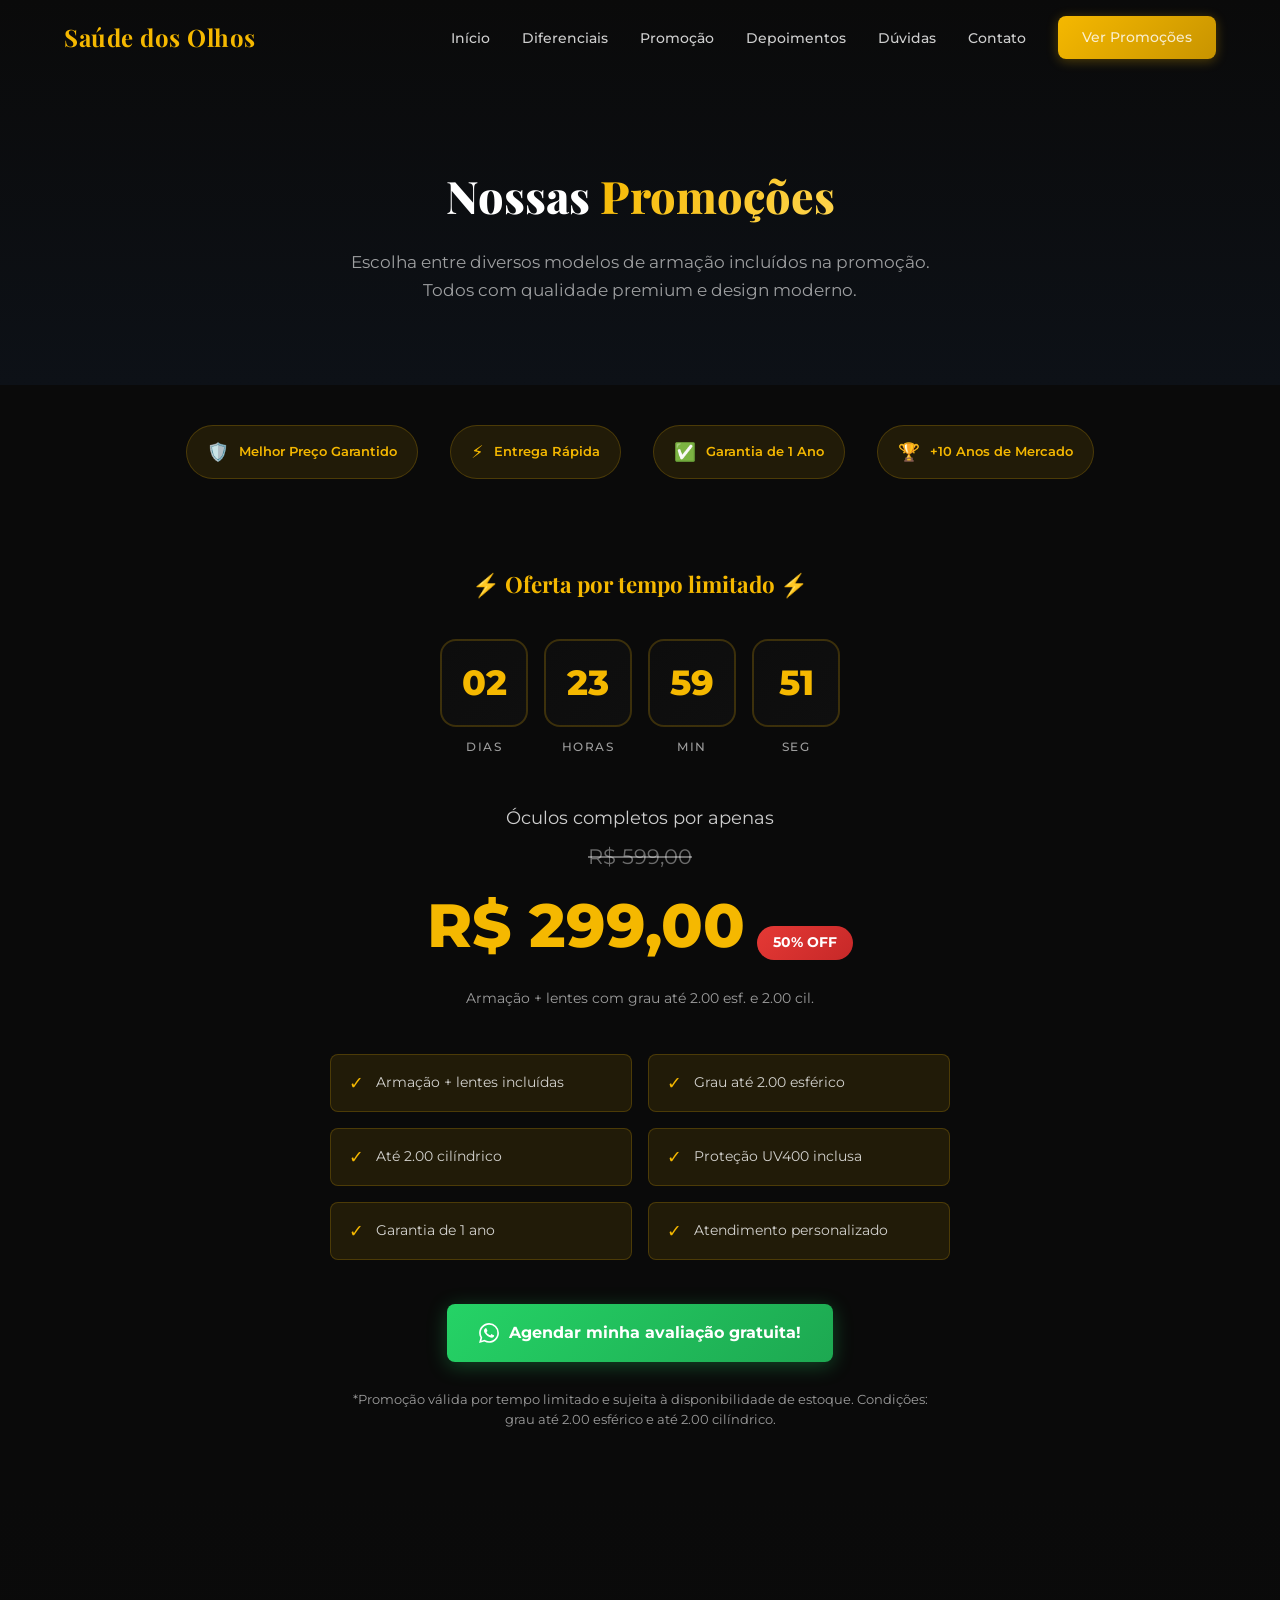
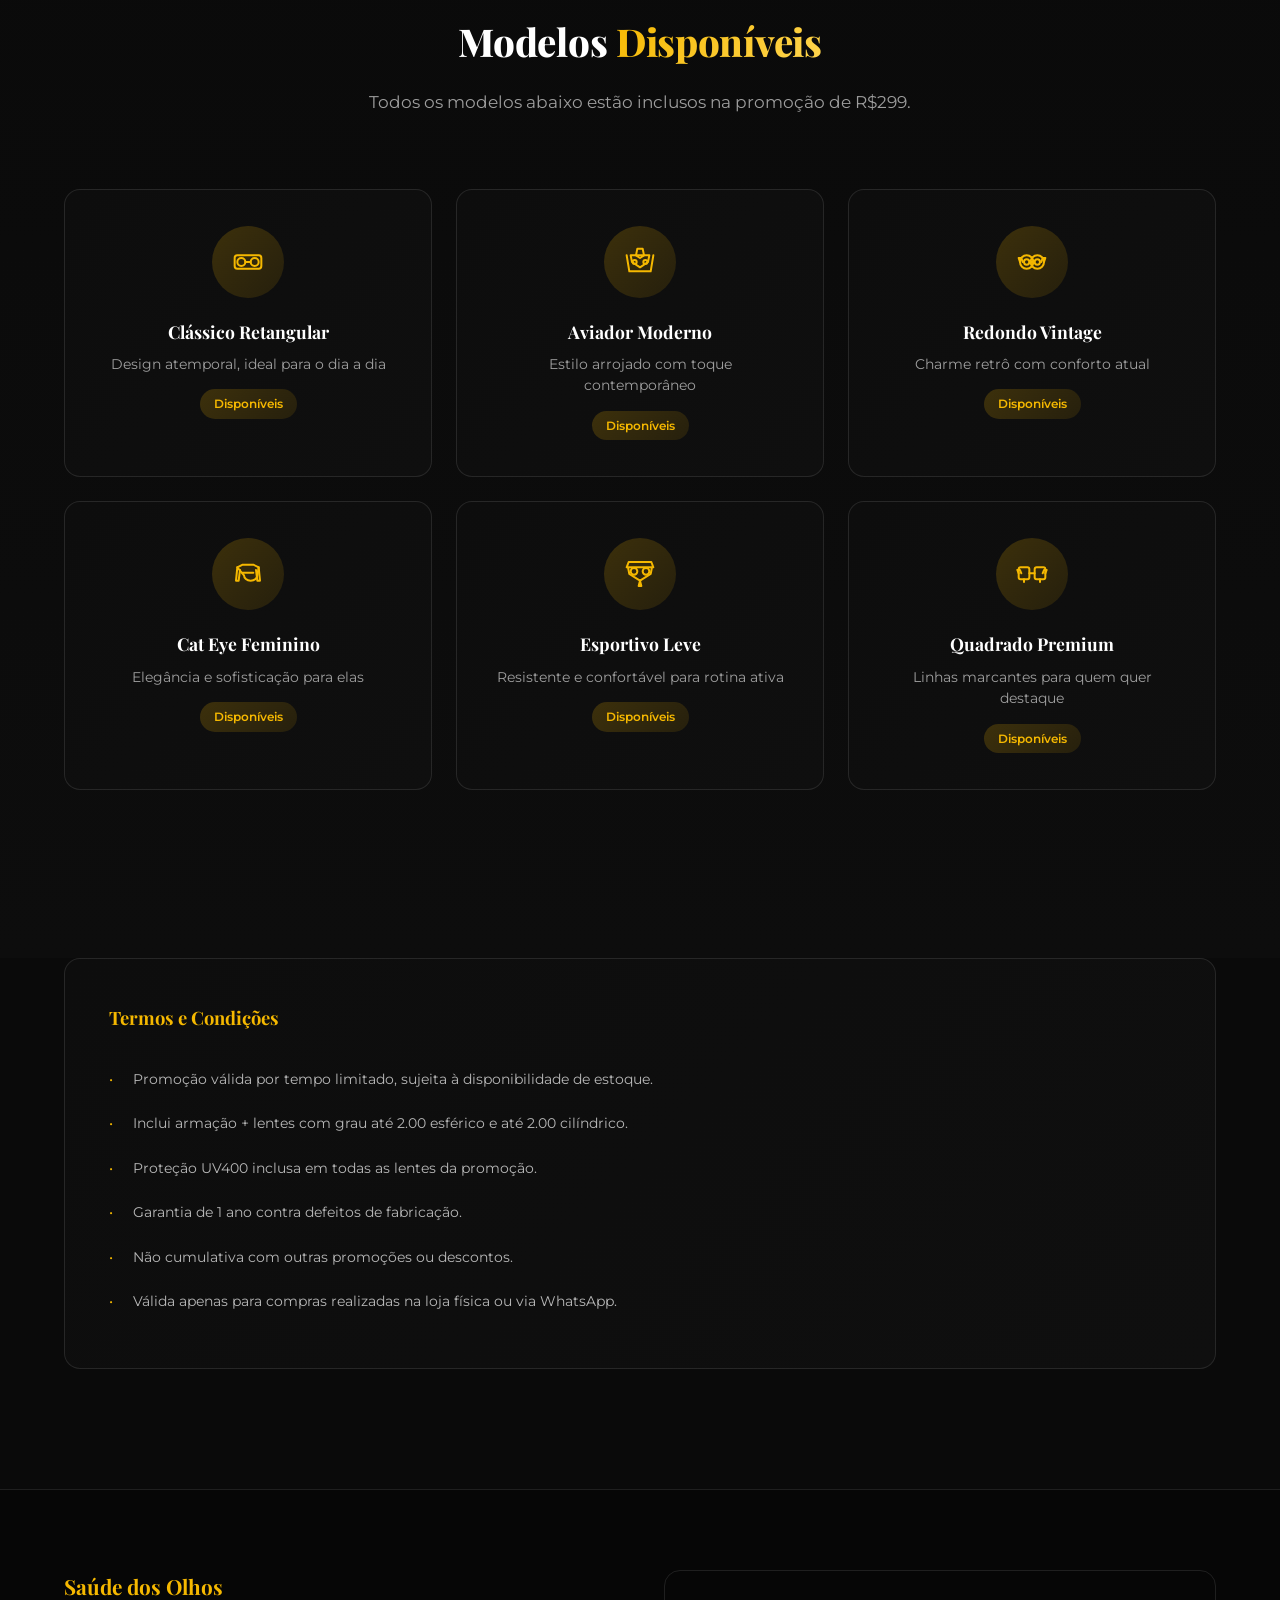
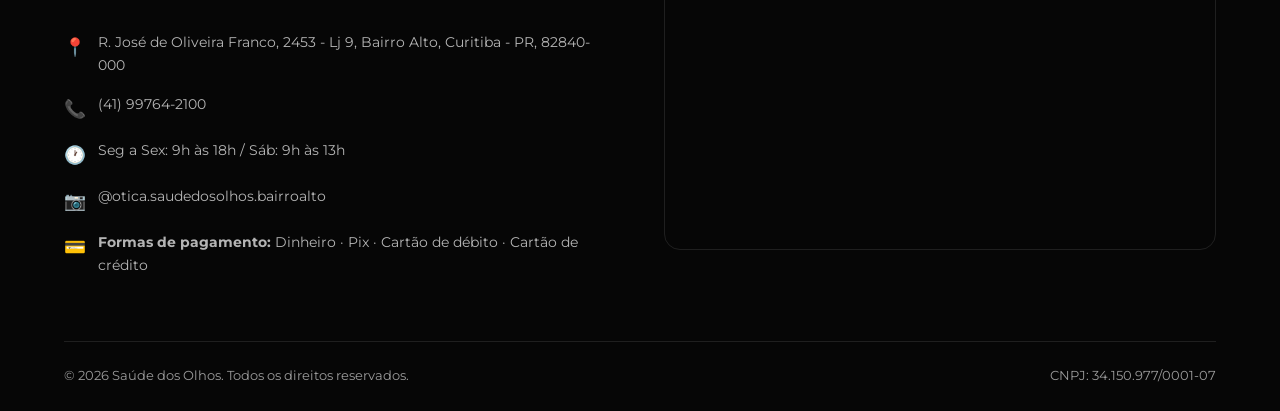
<file: promocoes.html>
<!DOCTYPE html>
<html lang="pt-BR">
<head>
  <meta charset="UTF-8">
  <meta name="viewport" content="width=device-width, initial-scale=1.0">
  <title>Promoções - ÓticaPromo</title>
  <meta name="description" content="Confira nossas promoções de óculos completos. Armações premium com lentes de grau por R$299.">
  <link rel="icon" href="https://public-frontend-1300249583.cos.ap-nanjing.myqcloud.com/commonfile/DefaultAppLogo.png">
  <link rel="stylesheet" href="styles.css">
</head>
<body>

  <!-- Navbar -->
  <nav class="navbar scrolled">
    <div class="container">
      <a href="index.html" class="navbar-brand">Saúde dos Olhos</a>
      <ul class="navbar-links">
        <li><a href="index.html">Início</a></li>
        <li><a href="index.html#diferenciais">Diferenciais</a></li>
        <li><a href="index.html#oferta">Promoção</a></li>
        <li><a href="index.html#depoimentos">Depoimentos</a></li>
        <li><a href="index.html#faq">Dúvidas</a></li>
        <li><a href="index.html#contato">Contato</a></li>
        <li><a href="promocoes.html" class="btn-gold">Ver Promoções</a></li>
      </ul>
      <button class="hamburger" aria-label="Menu">
        <span></span><span></span><span></span>
      </button>
    </div>
  </nav>

  <!-- Mobile Menu -->
  <div class="mobile-menu">
    <button class="mobile-menu-close" aria-label="Fechar menu">&times;</button>
    <a href="index.html">Início</a>
    <a href="index.html#diferenciais">Diferenciais</a>
    <a href="index.html#oferta">Promoção</a>
    <a href="index.html#depoimentos">Depoimentos</a>
    <a href="index.html#faq">Dúvidas</a>
    <a href="index.html#contato">Contato</a>
    <a href="promocoes.html" class="btn-gold">Ver Promoções</a>
  </div>

  <!-- Promo Hero -->
  <section class="promo-hero">
    <div class="container">
      <h1 class="fade-in">Nossas <span class="gold">Promoções</span></h1>
      <p class="fade-in">Escolha entre diversos modelos de armação incluídos na promoção. Todos com qualidade premium e design moderno.</p>
    </div>
  </section>

  <!-- Trust Seals -->
  <section class="section" style="padding: 40px 0 0;">
    <div class="container">
      <div class="trust-seals fade-in">
        <div class="seal"><span class="seal-icon">🛡️</span> Melhor Preço Garantido</div>
        <div class="seal"><span class="seal-icon">⚡</span> Entrega Rápida</div>
        <div class="seal"><span class="seal-icon">✅</span> Garantia de 1 Ano</div>
        <div class="seal"><span class="seal-icon">🏆</span> +10 Anos de Mercado</div>
      </div>
    </div>
  </section>

  <!-- Countdown -->
  <section class="section" style="padding-top: 40px; padding-bottom: 0;">
    <div class="container">
      <div class="oferta-banner fade-in">⚡ Oferta por tempo limitado ⚡</div>
      <div class="countdown fade-in" id="countdown">
        <div class="countdown-item">
          <div class="countdown-value">00</div>
          <div class="countdown-label">Dias</div>
        </div>
        <div class="countdown-item">
          <div class="countdown-value">00</div>
          <div class="countdown-label">Horas</div>
        </div>
        <div class="countdown-item">
          <div class="countdown-value">00</div>
          <div class="countdown-label">Min</div>
        </div>
        <div class="countdown-item">
          <div class="countdown-value">00</div>
          <div class="countdown-label">Seg</div>
        </div>
      </div>
      <div class="oferta-price fade-in">
        <div class="desc">Óculos completos por apenas</div>
        <div class="price-old">R$ 599,00</div>
        <div><span class="price">R$ 299,00</span><span class="discount-tag">50% OFF</span></div>
        <div class="sub">Armação + lentes com grau até 2.00 esf. e 2.00 cil.</div>
      </div>
      <div class="included-list fade-in">
        <div class="included-item"><span class="check">✓</span> Armação + lentes incluídas</div>
        <div class="included-item"><span class="check">✓</span> Grau até 2.00 esférico</div>
        <div class="included-item"><span class="check">✓</span> Até 2.00 cilíndrico</div>
        <div class="included-item"><span class="check">✓</span> Proteção UV400 inclusa</div>
        <div class="included-item"><span class="check">✓</span> Garantia de 1 ano</div>
        <div class="included-item"><span class="check">✓</span> Atendimento personalizado</div>
      </div>
      <div class="oferta-cta fade-in">
        <a href="https://wa.me/5541997642100?text=Ol%C3%A1!%20Quero%20agendar%20minha%20avalia%C3%A7%C3%A3o%20gratuita%20para%20a%20promo%C3%A7%C3%A3o%20de%20R%24299!" class="btn-whatsapp" target="_blank" rel="noopener">
          <svg width="20" height="20" viewBox="0 0 24 24" fill="currentColor"><path d="M17.472 14.382c-.297-.149-1.758-.867-2.03-.967-.273-.099-.471-.148-.67.15-.197.297-.767.966-.94 1.164-.173.199-.347.223-.644.075-.297-.15-1.255-.463-2.39-1.475-.883-.788-1.48-1.761-1.653-2.059-.173-.297-.018-.458.13-.606.134-.133.298-.347.446-.52.149-.174.198-.298.298-.497.099-.198.05-.371-.025-.52-.075-.149-.669-1.612-.916-2.207-.242-.579-.487-.5-.669-.51-.173-.008-.371-.01-.57-.01-.198 0-.52.074-.792.372-.272.297-1.04 1.016-1.04 2.479 0 1.462 1.065 2.875 1.213 3.074.149.198 2.096 3.2 5.077 4.487.709.306 1.262.489 1.694.625.712.227 1.36.195 1.871.118.571-.085 1.758-.719 2.006-1.413.248-.694.248-1.289.173-1.413-.074-.124-.272-.198-.57-.347m-5.421 7.403h-.004a9.87 9.87 0 01-5.031-1.378l-.361-.214-3.741.982.998-3.648-.235-.374a9.86 9.86 0 01-1.51-5.26c.001-5.45 4.436-9.884 9.888-9.884 2.64 0 5.122 1.03 6.988 2.898a9.825 9.825 0 012.893 6.994c-.003 5.45-4.437 9.884-9.885 9.884m8.413-18.297A11.815 11.815 0 0012.05 0C5.495 0 .16 5.335.157 11.892c0 2.096.547 4.142 1.588 5.945L.057 24l6.305-1.654a11.882 11.882 0 005.683 1.448h.005c6.554 0 11.89-5.335 11.893-11.893a11.821 11.821 0 00-3.48-8.413z"/></svg>
          Agendar minha avaliação gratuita!
        </a>
      </div>
      <p class="disclaimer fade-in" style="margin-bottom: 60px;">*Promoção válida por tempo limitado e sujeita à disponibilidade de estoque. Condições: grau até 2.00 esférico e até 2.00 cilíndrico.</p>
    </div>
  </section>

  <!-- Modelos -->
  <section class="section models-section">
    <div class="container">
      <div class="section-header">
        <h2 class="fade-in">Modelos <span class="gold">Disponíveis</span></h2>
        <p class="fade-in">Todos os modelos abaixo estão inclusos na promoção de R$299.</p>
      </div>
      <div class="models-grid">
        <div class="model-card fade-in">
          <div class="model-icon">
            <svg width="32" height="32" viewBox="0 0 24 24" fill="none" stroke="currentColor" stroke-width="1.5" stroke-linecap="round" stroke-linejoin="round"><rect x="2" y="7" width="20" height="10" rx="2"/><circle cx="7" cy="12" r="3"/><circle cx="17" cy="12" r="3"/><path d="M10 12h4"/></svg>
          </div>
          <h3>Clássico Retangular</h3>
          <p>Design atemporal, ideal para o dia a dia</p>
          <span class="model-badge">Disponíveis</span>
        </div>
        <div class="model-card fade-in">
          <div class="model-icon">
            <svg width="32" height="32" viewBox="0 0 24 24" fill="none" stroke="currentColor" stroke-width="1.5" stroke-linecap="round" stroke-linejoin="round"><path d="M10 2h4l1 5-3 2-3-2z"/><path d="M5 7h14l-1 5-6 4-6-4z"/><path d="M2 7l2 12h16l2-12"/><circle cx="8" cy="12" r="1.5"/><circle cx="16" cy="12" r="1.5"/></svg>
          </div>
          <h3>Aviador Moderno</h3>
          <p>Estilo arrojado com toque contemporâneo</p>
          <span class="model-badge">Disponíveis</span>
        </div>
        <div class="model-card fade-in">
          <div class="model-icon">
            <svg width="32" height="32" viewBox="0 0 24 24" fill="none" stroke="currentColor" stroke-width="1.5" stroke-linecap="round" stroke-linejoin="round"><circle cx="8" cy="12" r="5"/><circle cx="16" cy="12" r="5"/><path d="M13 12h-2"/><circle cx="8" cy="12" r="2"/><circle cx="16" cy="12" r="2"/><path d="M3 12l-1-3h2l1 3"/><path d="M21 12l1-3h-2l-1 3"/></svg>
          </div>
          <h3>Redondo Vintage</h3>
          <p>Charme retrô com conforto atual</p>
          <span class="model-badge">Disponíveis</span>
        </div>
        <div class="model-card fade-in">
          <div class="model-icon">
            <svg width="32" height="32" viewBox="0 0 24 24" fill="none" stroke="currentColor" stroke-width="1.5" stroke-linecap="round" stroke-linejoin="round"><path d="M4 7l4-2h8l4 2-1 6c0 2-2 4-5 4s-5-2-5-4z"/><path d="M4 7l-1 10h2l1-8"/><path d="M20 7l1 10h-2l-1-8"/><path d="M8 11h8"/></svg>
          </div>
          <h3>Cat Eye Feminino</h3>
          <p>Elegância e sofisticação para elas</p>
          <span class="model-badge">Disponíveis</span>
        </div>
        <div class="model-card fade-in">
          <div class="model-icon">
            <svg width="32" height="32" viewBox="0 0 24 24" fill="none" stroke="currentColor" stroke-width="1.5" stroke-linecap="round" stroke-linejoin="round"><path d="M3 7h18l-1 5-8 5-8-5z"/><circle cx="7.5" cy="10" r="2.5"/><circle cx="16.5" cy="10" r="2.5"/><path d="M2 7l1.5-4h17L22 7"/><path d="M12 17l-1 4h2l-1-4z"/></svg>
          </div>
          <h3>Esportivo Leve</h3>
          <p>Resistente e confortável para rotina ativa</p>
          <span class="model-badge">Disponíveis</span>
        </div>
        <div class="model-card fade-in">
          <div class="model-icon">
            <svg width="32" height="32" viewBox="0 0 24 24" fill="none" stroke="currentColor" stroke-width="1.5" stroke-linecap="round" stroke-linejoin="round"><rect x="2" y="7" width="8" height="9" rx="1.5"/><rect x="14" y="7" width="8" height="9" rx="1.5"/><path d="M10 11.5h4"/><path d="M2 11.5l-1-2.5h2l1 2.5"/><path d="M22 11.5l1-2.5h-2l-1 2.5"/><path d="M6 16v2"/><path d="M18 16v2"/></svg>
          </div>
          <h3>Quadrado Premium</h3>
          <p>Linhas marcantes para quem quer destaque</p>
          <span class="model-badge">Disponíveis</span>
        </div>
      </div>
    </div>
  </section>

  <!-- Termos e Condições -->
  <section class="section" style="padding-top: 0;">
    <div class="container">
      <div class="terms-section fade-in">
        <h3>Termos e Condições</h3>
        <ul class="terms-list">
          <li>Promoção válida por tempo limitado, sujeita à disponibilidade de estoque.</li>
          <li>Inclui armação + lentes com grau até 2.00 esférico e até 2.00 cilíndrico.</li>
          <li>Proteção UV400 inclusa em todas as lentes da promoção.</li>
          <li>Garantia de 1 ano contra defeitos de fabricação.</li>
          <li>Não cumulativa com outras promoções ou descontos.</li>
          <li>Válida apenas para compras realizadas na loja física ou via WhatsApp.</li>
        </ul>
      </div>
    </div>
  </section>

  <!-- Footer -->
  <footer class="footer" id="contato">
    <div class="container">
      <div class="footer-grid">
        <div class="footer-info">
          <h3>Saúde dos Olhos</h3>
          <div class="footer-contact-item">
            <span class="icon">📍</span>
            <span>R. José de Oliveira Franco, 2453 - Lj 9, Bairro Alto, Curitiba - PR, 82840-000</span>
          </div>
          <div class="footer-contact-item">
            <span class="icon">📞</span>
            <a href="https://wa.me/5541997642100" target="_blank" rel="noopener">(41) 99764-2100</a>
          </div>
          <div class="footer-contact-item">
            <span class="icon">🕐</span>
            <span>Seg a Sex: 9h às 18h / Sáb: 9h às 13h</span>
          </div>
          <div class="footer-contact-item">
            <span class="icon">📷</span>
            <a href="https://www.instagram.com/otica.saudedosolhos.bairroalto" target="_blank" rel="noopener">@otica.saudedosolhos.bairroalto</a>
          </div>
          <div class="footer-contact-item">
            <span class="icon">💳</span>
            <span><strong>Formas de pagamento:</strong> Dinheiro · Pix · Cartão de débito · Cartão de crédito</span>
          </div>
        </div>
        <div class="footer-map">
          <iframe src="https://www.google.com/maps?cid=9417427737458404600&output=embed" title="Localização da Ótica Saúde dos Olhos" loading="lazy"></iframe>
        </div>
      </div>
      <div class="footer-bottom">
        <span>&copy; 2026 Saúde dos Olhos. Todos os direitos reservados.</span>
        <span>CNPJ: 34.150.977/0001-07</span>
      </div>
    </div>
  </footer>

  <!-- Floating WhatsApp -->
  <a href="https://wa.me/5541997642100?text=Ol%C3%A1!%20Vim%20pelo%20site%20e%20gostaria%20de%20saber%20mais%20sobre%20a%20promo%C3%A7%C3%A3o!" class="whatsapp-float" target="_blank" rel="noopener" aria-label="Fale conosco pelo WhatsApp">
    <svg viewBox="0 0 24 24" fill="currentColor"><path d="M17.472 14.382c-.297-.149-1.758-.867-2.03-.967-.273-.099-.471-.148-.67.15-.197.297-.767.966-.94 1.164-.173.199-.347.223-.644.075-.297-.15-1.255-.463-2.39-1.475-.883-.788-1.48-1.761-1.653-2.059-.173-.297-.018-.458.13-.606.134-.133.298-.347.446-.52.149-.174.198-.298.298-.497.099-.198.05-.371-.025-.52-.075-.149-.669-1.612-.916-2.207-.242-.579-.487-.5-.669-.51-.173-.008-.371-.01-.57-.01-.198 0-.52.074-.792.372-.272.297-1.04 1.016-1.04 2.479 0 1.462 1.065 2.875 1.213 3.074.149.198 2.096 3.2 5.077 4.487.709.306 1.262.489 1.694.625.712.227 1.36.195 1.871.118.571-.085 1.758-.719 2.006-1.413.248-.694.248-1.289.173-1.413-.074-.124-.272-.198-.57-.347m-5.421 7.403h-.004a9.87 9.87 0 01-5.031-1.378l-.361-.214-3.741.982.998-3.648-.235-.374a9.86 9.86 0 01-1.51-5.26c.001-5.45 4.436-9.884 9.888-9.884 2.64 0 5.122 1.03 6.988 2.898a9.825 9.825 0 012.893 6.994c-.003 5.45-4.437 9.884-9.885 9.884m8.413-18.297A11.815 11.815 0 0012.05 0C5.495 0 .16 5.335.157 11.892c0 2.096.547 4.142 1.588 5.945L.057 24l6.305-1.654a11.882 11.882 0 005.683 1.448h.005c6.554 0 11.89-5.335 11.893-11.893a11.821 11.821 0 00-3.48-8.413z"/></svg>
  </a>

  <script src="script.js"></script>
</body>
</html>
</file>
<file: styles.css>
@import url('https://fonts.googleapis.com/css2?family=Montserrat:wght@400;500;600;700;800&family=Playfair+Display:ital,wght@0,400;0,700;0,800;1,400&display=swap');

*, *::before, *::after {
  margin: 0;
  padding: 0;
  box-sizing: border-box;
}

:root {
  --bg-primary: #0a0a0a;
  --bg-secondary: #060606;
  --bg-tertiary: #0d0d0d;
  --bg-quaternary: #0f0f0f;
  --gold: #f5b800;
  --gold-hover: #ffd54f;
  --gold-dark: #c89400;
  --gold-10: rgba(245, 184, 0, 0.1);
  --gold-20: rgba(245, 184, 0, 0.2);
  --gold-30: rgba(245, 184, 0, 0.3);
  --whatsapp: #25D366;
  --whatsapp-hover: #20bd5a;
  --white: #ffffff;
  --white-95: rgba(255, 255, 255, 0.95);
  --white-80: rgba(255, 255, 255, 0.8);
  --white-70: rgba(255, 255, 255, 0.7);
  --white-60: rgba(255, 255, 255, 0.6);
  --white-40: rgba(255, 255, 255, 0.4);
  --white-10: rgba(255, 255, 255, 0.1);
  --radius-lg: 32px;
  --radius-md: 16px;
  --radius-sm: 8px;
  --font-main: 'Montserrat', ui-sans-serif, system-ui, -apple-system, sans-serif;
  --font-serif: 'Playfair Display', Georgia, 'Times New Roman', serif;
}

html {
  scroll-behavior: smooth;
}

body {
  font-family: var(--font-main);
  background: var(--bg-primary);
  color: var(--white);
  line-height: 1.6;
  overflow-x: hidden;
}

a {
  text-decoration: none;
  color: inherit;
}

img {
  max-width: 100%;
  display: block;
}

.container {
  max-width: 1200px;
  margin: 0 auto;
  padding: 0 24px;
}

/* ===== ANIMATIONS ===== */
.fade-in {
  opacity: 0;
  transform: translateY(30px);
  transition: opacity 0.8s ease, transform 0.8s ease;
}

.fade-in.visible {
  opacity: 1;
  transform: translateY(0);
}

.fade-in-left {
  opacity: 0;
  transform: translateX(-40px);
  transition: opacity 0.8s ease, transform 0.8s ease;
}

.fade-in-left.visible {
  opacity: 1;
  transform: translateX(0);
}

.fade-in-right {
  opacity: 0;
  transform: translateX(40px);
  transition: opacity 0.8s ease, transform 0.8s ease;
}

.fade-in-right.visible {
  opacity: 1;
  transform: translateX(0);
}

.scale-in {
  opacity: 0;
  transform: scale(0.9);
  transition: opacity 0.6s ease, transform 0.6s ease;
}

.scale-in.visible {
  opacity: 1;
  transform: scale(1);
}

/* ===== NAVBAR ===== */
.navbar {
  position: fixed;
  top: 0;
  left: 0;
  right: 0;
  z-index: 1000;
  padding: 16px 0;
  transition: background 0.4s, backdrop-filter 0.4s, box-shadow 0.4s;
}

.navbar.scrolled {
  background: rgba(10, 10, 10, 0.92);
  backdrop-filter: blur(16px);
  border-bottom: 1px solid var(--white-10);
  box-shadow: 0 4px 30px rgba(0, 0, 0, 0.3);
}

.navbar .container {
  display: flex;
  align-items: center;
  justify-content: space-between;
}

.navbar-brand {
  font-family: var(--font-serif);
  font-size: 1.5rem;
  font-weight: 700;
  color: var(--gold);
  letter-spacing: 0.5px;
}

.navbar-links {
  display: flex;
  align-items: center;
  gap: 32px;
  list-style: none;
}

.navbar-links a {
  font-size: 0.9rem;
  font-weight: 500;
  color: var(--white-80);
  transition: color 0.3s;
  position: relative;
}

.navbar-links a::after {
  content: '';
  position: absolute;
  bottom: -4px;
  left: 0;
  width: 0;
  height: 2px;
  background: var(--gold);
  transition: width 0.3s;
}

.navbar-links a:hover {
  color: var(--gold);
}

.navbar-links a:hover::after {
  width: 100%;
}

.btn-gold {
  display: inline-flex;
  align-items: center;
  gap: 8px;
  padding: 10px 24px;
  background: linear-gradient(135deg, var(--gold), var(--gold-dark));
  color: var(--bg-primary);
  font-weight: 700;
  font-size: 0.9rem;
  border-radius: var(--radius-sm);
  border: none;
  cursor: pointer;
  transition: all 0.3s;
  box-shadow: 0 2px 12px rgba(245, 184, 0, 0.3);
}

.btn-gold:hover {
  background: linear-gradient(135deg, var(--gold-hover), var(--gold));
  transform: translateY(-2px);
  box-shadow: 0 4px 20px rgba(245, 184, 0, 0.5);
}

.hamburger {
  display: none;
  flex-direction: column;
  gap: 5px;
  cursor: pointer;
  background: none;
  border: none;
  padding: 4px;
}

.hamburger span {
  width: 24px;
  height: 2px;
  background: var(--white);
  transition: 0.3s;
}

.mobile-menu {
  display: none;
  position: fixed;
  top: 0;
  left: 0;
  right: 0;
  bottom: 0;
  background: rgba(10, 10, 10, 0.98);
  z-index: 999;
  flex-direction: column;
  align-items: center;
  justify-content: center;
  gap: 32px;
}

.mobile-menu.active {
  display: flex;
}

.mobile-menu a {
  font-size: 1.2rem;
  font-weight: 600;
  color: var(--white-80);
  transition: color 0.3s;
}

.mobile-menu a:hover {
  color: var(--gold);
}

.mobile-menu-close {
  position: absolute;
  top: 20px;
  right: 24px;
  font-size: 2rem;
  color: var(--white);
  background: none;
  border: none;
  cursor: pointer;
}

/* ===== HERO ===== */
.hero {
  position: relative;
  min-height: 100vh;
  display: flex;
  align-items: center;
  overflow: hidden;
}

.hero-bg {
  position: absolute;
  inset: 0;
  z-index: 0;
}

.hero-bg img {
  width: 100%;
  height: 100%;
  object-fit: cover;
  transition: transform 0.3s ease-out;
}

.hero-bg::after {
  content: '';
  position: absolute;
  inset: 0;
  background: linear-gradient(135deg, rgba(10,10,10,0.95) 0%, rgba(6,6,6,0.6) 40%, rgba(10,10,10,0.8) 100%);
}

.hero-content {
  position: relative;
  z-index: 1;
  max-width: 620px;
}

.hero-badge {
  display: inline-flex;
  align-items: center;
  gap: 8px;
  padding: 8px 18px;
  background: linear-gradient(135deg, var(--gold-20), var(--gold-10));
  border: 1px solid var(--gold-30);
  border-radius: 999px;
  font-size: 0.8rem;
  font-weight: 600;
  color: var(--gold);
  margin-bottom: 28px;
  animation: badgePulse 2s ease-in-out infinite;
  backdrop-filter: blur(8px);
}

@keyframes badgePulse {
  0%, 100% { box-shadow: 0 0 0 0 rgba(245, 184, 0, 0.2); }
  50% { box-shadow: 0 0 20px 4px rgba(245, 184, 0, 0.15); }
}

.hero h1 {
  font-family: var(--font-serif);
  font-size: 3.4rem;
  font-weight: 800;
  line-height: 1.12;
  margin-bottom: 24px;
  letter-spacing: -0.5px;
}

.hero h1 .gold {
  background: linear-gradient(135deg, var(--gold), var(--gold-hover), var(--gold));
  -webkit-background-clip: text;
  -webkit-text-fill-color: transparent;
  background-clip: text;
  background-size: 200% 200%;
  animation: shimmer 3s ease-in-out infinite;
}

@keyframes shimmer {
  0%, 100% { background-position: 0% 50%; }
  50% { background-position: 100% 50%; }
}

.hero p {
  font-size: 1.05rem;
  color: var(--white-70);
  margin-bottom: 36px;
  line-height: 1.8;
}

.price-box {
  background: linear-gradient(135deg, var(--gold-10), rgba(245, 184, 0, 0.05));
  border: 1px solid var(--gold-20);
  border-radius: var(--radius-md);
  padding: 28px;
  margin-bottom: 36px;
  text-align: center;
  position: relative;
  overflow: hidden;
}

.price-box::before {
  content: '';
  position: absolute;
  top: -50%;
  left: -50%;
  width: 200%;
  height: 200%;
  background: radial-gradient(circle, rgba(245, 184, 0, 0.05) 0%, transparent 60%);
  animation: priceBoxGlow 4s ease-in-out infinite;
}

@keyframes priceBoxGlow {
  0%, 100% { opacity: 0.5; }
  50% { opacity: 1; }
}

.price-box .label {
  font-size: 0.85rem;
  color: var(--white-60);
  margin-bottom: 4px;
  position: relative;
}

.price-box .price-original {
  font-size: 1.2rem;
  color: var(--white-40);
  text-decoration: line-through;
  margin-bottom: 2px;
  position: relative;
}

.price-box .price {
  font-size: 3rem;
  font-weight: 800;
  color: var(--gold);
  position: relative;
}

.price-box .discount-badge {
  display: inline-block;
  padding: 4px 12px;
  background: #e53935;
  color: white;
  border-radius: 999px;
  font-size: 0.75rem;
  font-weight: 700;
  margin-left: 8px;
  position: relative;
}

.price-box .subtitle {
  font-size: 0.8rem;
  color: var(--white-60);
  margin-top: 8px;
  position: relative;
}

.hero-buttons {
  display: flex;
  gap: 16px;
  flex-wrap: wrap;
}

.btn-whatsapp {
  display: inline-flex;
  align-items: center;
  gap: 10px;
  padding: 16px 32px;
  background: linear-gradient(135deg, var(--whatsapp), #1da851);
  color: var(--white);
  font-weight: 700;
  font-size: 1rem;
  border-radius: var(--radius-sm);
  border: none;
  cursor: pointer;
  transition: all 0.3s;
  box-shadow: 0 4px 20px rgba(37, 211, 102, 0.3);
}

.btn-whatsapp:hover {
  background: linear-gradient(135deg, #20bd5a, var(--whatsapp));
  transform: translateY(-2px);
  box-shadow: 0 6px 28px rgba(37, 211, 102, 0.5);
}

.btn-outline {
  display: inline-flex;
  align-items: center;
  gap: 8px;
  padding: 16px 32px;
  background: transparent;
  color: var(--white);
  font-weight: 600;
  font-size: 1rem;
  border-radius: var(--radius-sm);
  border: 1px solid var(--white-10);
  cursor: pointer;
  transition: all 0.3s;
}

.btn-outline:hover {
  border-color: var(--gold-30);
  background: var(--gold-10);
  color: var(--gold);
}

/* ===== SECTION COMMONS ===== */
.section {
  padding: 120px 0;
}

.section-header {
  text-align: center;
  margin-bottom: 72px;
}

.section-header h2 {
  font-family: var(--font-serif);
  font-size: 2.4rem;
  font-weight: 800;
  margin-bottom: 16px;
  letter-spacing: -0.3px;
}

.section-header h2 .gold {
  background: linear-gradient(135deg, var(--gold), var(--gold-hover));
  -webkit-background-clip: text;
  -webkit-text-fill-color: transparent;
  background-clip: text;
}

.section-header p {
  color: var(--white-60);
  font-size: 1.05rem;
  max-width: 600px;
  margin: 0 auto;
  line-height: 1.7;
}

/* ===== SOCIAL PROOF BANNER ===== */
.social-proof {
  padding: 40px 0;
  background: linear-gradient(135deg, var(--bg-tertiary), var(--bg-quaternary));
  border-top: 1px solid var(--white-10);
  border-bottom: 1px solid var(--white-10);
}

.social-proof .container {
  display: flex;
  align-items: center;
  justify-content: center;
  gap: 60px;
  flex-wrap: wrap;
}

.proof-item {
  text-align: center;
}

.proof-number {
  font-family: var(--font-serif);
  font-size: 2.2rem;
  font-weight: 800;
  color: var(--gold);
  line-height: 1;
}

.proof-label {
  font-size: 0.8rem;
  color: var(--white-60);
  margin-top: 4px;
  text-transform: uppercase;
  letter-spacing: 1px;
}

/* ===== TRUST SEALS ===== */
.trust-seals {
  display: flex;
  justify-content: center;
  gap: 32px;
  flex-wrap: wrap;
  margin-bottom: 48px;
}

.seal {
  display: flex;
  align-items: center;
  gap: 10px;
  padding: 12px 20px;
  background: var(--gold-10);
  border: 1px solid var(--gold-20);
  border-radius: 999px;
  font-size: 0.8rem;
  font-weight: 600;
  color: var(--gold);
}

.seal-icon {
  font-size: 1.1rem;
}

/* ===== DIFERENCIAIS ===== */
.diferenciais-grid {
  display: grid;
  grid-template-columns: repeat(2, 1fr);
  gap: 24px;
  margin-bottom: 48px;
}

.diferencial-card {
  background: linear-gradient(135deg, var(--bg-tertiary), var(--bg-quaternary));
  border: 1px solid var(--white-10);
  border-radius: var(--radius-md);
  padding: 36px;
  transition: all 0.4s;
  position: relative;
  overflow: hidden;
}

.diferencial-card::before {
  content: '';
  position: absolute;
  top: 0;
  left: 0;
  right: 0;
  height: 3px;
  background: linear-gradient(90deg, transparent, var(--gold), transparent);
  opacity: 0;
  transition: opacity 0.4s;
}

.diferencial-card:hover {
  border-color: var(--gold-30);
  transform: translateY(-6px);
  box-shadow: 0 12px 40px rgba(0, 0, 0, 0.3);
}

.diferencial-card:hover::before {
  opacity: 1;
}

.diferencial-icon {
  width: 52px;
  height: 52px;
  display: flex;
  align-items: center;
  justify-content: center;
  background: linear-gradient(135deg, var(--gold-20), var(--gold-10));
  border-radius: 14px;
  margin-bottom: 20px;
  color: var(--gold);
  font-size: 1.4rem;
}

.diferencial-card h3 {
  font-family: var(--font-serif);
  font-size: 1.15rem;
  font-weight: 700;
  margin-bottom: 10px;
}

.diferencial-card p {
  font-size: 0.9rem;
  color: var(--white-60);
  line-height: 1.7;
}

.gallery-grid {
  display: grid;
  grid-template-columns: repeat(2, 1fr);
  gap: 24px;
}

.gallery-grid img {
  width: 100%;
  height: 300px;
  object-fit: cover;
  border-radius: var(--radius-md);
  border: 1px solid var(--white-10);
  transition: transform 0.4s, box-shadow 0.4s;
}

.gallery-grid img:hover {
  transform: scale(1.02);
  box-shadow: 0 8px 30px rgba(0, 0, 0, 0.3);
}

/* ===== MODELS SECTION (HOME) ===== */
.models-section {
  background: linear-gradient(180deg, var(--bg-primary), var(--bg-tertiary));
}

/* ===== OFERTA ===== */
.oferta-section {
  background: linear-gradient(180deg, var(--bg-primary) 0%, #0d1117 50%, var(--bg-primary) 100%);
  position: relative;
  overflow: hidden;
}

.oferta-section::before {
  content: '';
  position: absolute;
  top: 50%;
  left: 50%;
  transform: translate(-50%, -50%);
  width: 700px;
  height: 700px;
  background: radial-gradient(circle, var(--gold-10) 0%, transparent 70%);
  pointer-events: none;
  animation: ofertaGlow 5s ease-in-out infinite;
}

@keyframes ofertaGlow {
  0%, 100% { opacity: 0.5; transform: translate(-50%, -50%) scale(1); }
  50% { opacity: 0.8; transform: translate(-50%, -50%) scale(1.1); }
}

.oferta-banner {
  text-align: center;
  font-family: var(--font-serif);
  font-size: 1.4rem;
  font-weight: 700;
  color: var(--gold);
  margin-bottom: 36px;
  position: relative;
  z-index: 1;
}

.countdown {
  display: flex;
  justify-content: center;
  gap: 16px;
  margin-bottom: 48px;
  position: relative;
  z-index: 1;
}

.countdown-item {
  display: flex;
  flex-direction: column;
  align-items: center;
  gap: 10px;
}

.countdown-value {
  width: 88px;
  height: 88px;
  display: flex;
  align-items: center;
  justify-content: center;
  background: linear-gradient(135deg, var(--bg-tertiary), var(--bg-quaternary));
  border: 2px solid var(--gold-20);
  border-radius: var(--radius-md);
  font-size: 2.2rem;
  font-weight: 800;
  color: var(--gold);
  transition: border-color 0.3s, box-shadow 0.3s;
}

.countdown-value.pulse {
  animation: countdownPulse 1s ease-in-out;
}

@keyframes countdownPulse {
  0%, 100% { border-color: var(--gold-20); }
  50% { border-color: var(--gold); box-shadow: 0 0 20px var(--gold-20); }
}

.countdown-label {
  font-size: 0.75rem;
  color: var(--white-60);
  text-transform: uppercase;
  letter-spacing: 1.5px;
  font-weight: 500;
}

.oferta-price {
  text-align: center;
  margin-bottom: 44px;
  position: relative;
  z-index: 1;
}

.oferta-price .desc {
  font-size: 1.1rem;
  color: var(--white-80);
  margin-bottom: 8px;
}

.oferta-price .price-old {
  font-size: 1.3rem;
  color: var(--white-40);
  text-decoration: line-through;
  margin-bottom: 4px;
}

.oferta-price .price {
  font-size: 3.8rem;
  font-weight: 800;
  color: var(--gold);
}

.oferta-price .discount-tag {
  display: inline-block;
  padding: 6px 16px;
  background: linear-gradient(135deg, #e53935, #c62828);
  color: white;
  border-radius: 999px;
  font-size: 0.85rem;
  font-weight: 700;
  margin-left: 12px;
  vertical-align: middle;
}

.oferta-price .sub {
  font-size: 0.9rem;
  color: var(--white-60);
  margin-top: 12px;
}

.included-list {
  display: grid;
  grid-template-columns: repeat(2, 1fr);
  gap: 16px;
  max-width: 620px;
  margin: 0 auto 44px;
  position: relative;
  z-index: 1;
}

.included-item {
  display: flex;
  align-items: center;
  gap: 12px;
  padding: 14px 18px;
  background: var(--gold-10);
  border: 1px solid var(--gold-20);
  border-radius: var(--radius-sm);
  font-size: 0.9rem;
  color: var(--white-80);
  transition: background 0.3s;
}

.included-item:hover {
  background: var(--gold-20);
}

.included-item .check {
  color: var(--gold);
  font-size: 1.1rem;
  flex-shrink: 0;
}

.oferta-cta {
  text-align: center;
  position: relative;
  z-index: 1;
  margin-bottom: 28px;
}

.disclaimer {
  text-align: center;
  font-size: 0.8rem;
  color: var(--white-60);
  max-width: 600px;
  margin: 0 auto;
  position: relative;
  z-index: 1;
  line-height: 1.6;
}

/* ===== DEPOIMENTOS ===== */
.depoimentos-grid {
  display: grid;
  grid-template-columns: repeat(3, 1fr);
  gap: 24px;
  margin-bottom: 40px;
}

.depoimento-card {
  background: linear-gradient(135deg, var(--bg-tertiary), var(--bg-quaternary));
  border: 1px solid var(--white-10);
  border-radius: var(--radius-md);
  padding: 32px;
  transition: all 0.4s;
  position: relative;
}

.depoimento-card::after {
  content: '"';
  position: absolute;
  top: 16px;
  right: 24px;
  font-family: var(--font-serif);
  font-size: 4rem;
  color: var(--gold-20);
  line-height: 1;
}

.depoimento-card:hover {
  border-color: var(--gold-30);
  transform: translateY(-4px);
}

.depoimento-stars {
  color: var(--gold);
  font-size: 1rem;
  margin-bottom: 14px;
  letter-spacing: 2px;
}

.depoimento-text {
  font-size: 0.95rem;
  color: var(--white-80);
  line-height: 1.7;
  margin-bottom: 20px;
  font-style: italic;
  position: relative;
  z-index: 1;
}

.depoimento-author {
  display: flex;
  align-items: center;
  gap: 14px;
}

.depoimento-avatar {
  width: 44px;
  height: 44px;
  border-radius: 50%;
  background: linear-gradient(135deg, var(--gold), var(--gold-dark));
  display: flex;
  align-items: center;
  justify-content: center;
  font-weight: 700;
  font-size: 0.85rem;
  color: var(--bg-primary);
}

.depoimento-name {
  font-weight: 600;
  font-size: 0.9rem;
}

.depoimento-time {
  font-size: 0.8rem;
  color: var(--white-60);
}

.depoimentos-rating {
  text-align: center;
  font-size: 1rem;
  color: var(--white-70);
}

.depoimentos-rating strong {
  color: var(--gold);
}

/* ===== FAQ ===== */
.faq-list {
  max-width: 700px;
  margin: 0 auto;
}

.faq-item {
  border: 1px solid var(--white-10);
  border-radius: var(--radius-md);
  margin-bottom: 12px;
  overflow: hidden;
  transition: border-color 0.3s;
}

.faq-item:hover {
  border-color: var(--gold-30);
}

.faq-question {
  width: 100%;
  padding: 20px 24px;
  background: var(--bg-tertiary);
  color: var(--white);
  font-family: var(--font-main);
  font-size: 0.95rem;
  font-weight: 600;
  text-align: left;
  border: none;
  cursor: pointer;
  display: flex;
  align-items: center;
  justify-content: space-between;
  gap: 16px;
  transition: background 0.3s;
}

.faq-question:hover {
  background: var(--bg-quaternary);
}

.faq-arrow {
  font-size: 1.2rem;
  color: var(--gold);
  transition: transform 0.3s;
  flex-shrink: 0;
}

.faq-item.active .faq-arrow {
  transform: rotate(180deg);
}

.faq-answer {
  max-height: 0;
  overflow: hidden;
  transition: max-height 0.4s ease, padding 0.4s ease;
  background: var(--bg-tertiary);
  border-top: 1px solid transparent;
}

.faq-item.active .faq-answer {
  max-height: 200px;
  border-top-color: var(--white-10);
}

.faq-answer p {
  padding: 0 24px 20px;
  font-size: 0.9rem;
  color: var(--white-70);
  line-height: 1.7;
}

/* ===== CONTATO / FOOTER ===== */
.footer {
  background: var(--bg-secondary);
  border-top: 1px solid var(--white-10);
  padding: 80px 0 0;
}

.footer-grid {
  display: grid;
  grid-template-columns: 1fr 1fr;
  gap: 48px;
  margin-bottom: 48px;
}

.footer-info h3 {
  font-family: var(--font-serif);
  font-size: 1.3rem;
  font-weight: 700;
  color: var(--gold);
  margin-bottom: 28px;
}

.footer-contact-item {
  display: flex;
  align-items: flex-start;
  gap: 12px;
  margin-bottom: 16px;
  font-size: 0.9rem;
  color: var(--white-70);
}

.footer-contact-item .icon {
  color: var(--gold);
  font-size: 1.1rem;
  flex-shrink: 0;
  margin-top: 2px;
}

.footer-contact-item a {
  color: var(--white-70);
  transition: color 0.3s;
}

.footer-contact-item a:hover {
  color: var(--gold);
}

.footer-map {
  border-radius: var(--radius-md);
  overflow: hidden;
  border: 1px solid var(--white-10);
  height: 280px;
}

.footer-map iframe {
  width: 100%;
  height: 100%;
  border: 0;
}

.footer-bottom {
  border-top: 1px solid var(--white-10);
  padding: 24px 0;
  display: flex;
  align-items: center;
  justify-content: space-between;
  font-size: 0.8rem;
  color: var(--white-60);
}

/* ===== FLOATING WHATSAPP ===== */
.whatsapp-float {
  position: fixed;
  bottom: 24px;
  right: 24px;
  z-index: 900;
  width: 64px;
  height: 64px;
  background: linear-gradient(135deg, var(--whatsapp), #1da851);
  border-radius: 50%;
  display: flex;
  align-items: center;
  justify-content: center;
  box-shadow: 0 4px 24px rgba(37, 211, 102, 0.4);
  transition: all 0.3s;
  cursor: pointer;
  animation: whatsappBounce 2s ease-in-out infinite;
}

@keyframes whatsappBounce {
  0%, 100% { transform: translateY(0); }
  50% { transform: translateY(-6px); }
}

.whatsapp-float:hover {
  transform: scale(1.1) translateY(0);
  box-shadow: 0 6px 32px rgba(37, 211, 102, 0.6);
}

.whatsapp-float svg {
  width: 34px;
  height: 34px;
  fill: white;
}

/* ===== EXIT POPUP ===== */
.exit-popup-overlay {
  position: fixed;
  inset: 0;
  background: rgba(0, 0, 0, 0.8);
  backdrop-filter: blur(8px);
  z-index: 9999;
  display: flex;
  align-items: center;
  justify-content: center;
  opacity: 0;
  pointer-events: none;
  transition: opacity 0.4s;
  padding: 24px;
}

.exit-popup-overlay.active {
  opacity: 1;
  pointer-events: all;
}

.exit-popup {
  background: linear-gradient(135deg, var(--bg-tertiary), var(--bg-secondary));
  border: 1px solid var(--gold-20);
  border-radius: var(--radius-lg);
  padding: 48px;
  max-width: 480px;
  width: 100%;
  text-align: center;
  position: relative;
  transform: scale(0.9) translateY(20px);
  transition: transform 0.4s;
}

.exit-popup-overlay.active .exit-popup {
  transform: scale(1) translateY(0);
}

.exit-popup-close {
  position: absolute;
  top: 16px;
  right: 16px;
  width: 36px;
  height: 36px;
  background: var(--white-10);
  border: none;
  border-radius: 50%;
  color: var(--white);
  font-size: 1.2rem;
  cursor: pointer;
  display: flex;
  align-items: center;
  justify-content: center;
  transition: background 0.3s;
}

.exit-popup-close:hover {
  background: var(--white-10);
}

.exit-popup-icon {
  font-size: 3rem;
  margin-bottom: 16px;
}

.exit-popup h3 {
  font-family: var(--font-serif);
  font-size: 1.6rem;
  font-weight: 800;
  margin-bottom: 12px;
}

.exit-popup h3 .gold {
  color: var(--gold);
}

.exit-popup p {
  color: var(--white-70);
  font-size: 0.95rem;
  margin-bottom: 8px;
  line-height: 1.6;
}

.exit-popup .popup-discount {
  font-size: 2.4rem;
  font-weight: 800;
  color: var(--gold);
  margin: 16px 0;
}

.exit-popup .popup-note {
  font-size: 0.8rem;
  color: var(--white-60);
  margin-bottom: 24px;
}

/* ===== PROMOÇÕES PAGE ===== */
.promo-hero {
  padding: 160px 0 80px;
  text-align: center;
  background: linear-gradient(180deg, var(--bg-primary) 0%, #0d1117 100%);
}

.promo-hero h1 {
  font-family: var(--font-serif);
  font-size: 2.8rem;
  font-weight: 800;
  margin-bottom: 16px;
}

.promo-hero h1 .gold {
  background: linear-gradient(135deg, var(--gold), var(--gold-hover));
  -webkit-background-clip: text;
  -webkit-text-fill-color: transparent;
  background-clip: text;
}

.promo-hero p {
  color: var(--white-60);
  font-size: 1.05rem;
  max-width: 600px;
  margin: 0 auto;
  line-height: 1.7;
}

.models-grid {
  display: grid;
  grid-template-columns: repeat(3, 1fr);
  gap: 24px;
  margin-bottom: 48px;
}

.model-card {
  background: linear-gradient(135deg, var(--bg-tertiary), var(--bg-quaternary));
  border: 1px solid var(--white-10);
  border-radius: var(--radius-md);
  padding: 36px;
  text-align: center;
  transition: all 0.4s;
  position: relative;
  overflow: hidden;
}

.model-card::before {
  content: '';
  position: absolute;
  top: 0;
  left: 0;
  right: 0;
  height: 3px;
  background: linear-gradient(90deg, transparent, var(--gold), transparent);
  opacity: 0;
  transition: opacity 0.4s;
}

.model-card:hover {
  border-color: var(--gold-30);
  transform: translateY(-6px);
  box-shadow: 0 12px 40px rgba(0, 0, 0, 0.3);
}

.model-card:hover::before {
  opacity: 1;
}

.model-icon {
  width: 72px;
  height: 72px;
  margin: 0 auto 20px;
  background: linear-gradient(135deg, var(--gold-20), var(--gold-10));
  border-radius: 50%;
  display: flex;
  align-items: center;
  justify-content: center;
  color: var(--gold);
}

.model-card h3 {
  font-family: var(--font-serif);
  font-size: 1.1rem;
  font-weight: 700;
  margin-bottom: 8px;
}

.model-card p {
  font-size: 0.85rem;
  color: var(--white-60);
  line-height: 1.6;
}

.model-badge {
  display: inline-block;
  padding: 5px 14px;
  background: linear-gradient(135deg, var(--gold-20), var(--gold-10));
  border-radius: 999px;
  font-size: 0.75rem;
  font-weight: 600;
  color: var(--gold);
  margin-top: 14px;
}

.terms-section {
  background: linear-gradient(135deg, var(--bg-tertiary), var(--bg-quaternary));
  border-radius: var(--radius-md);
  padding: 44px;
  border: 1px solid var(--white-10);
}

.terms-section h3 {
  font-family: var(--font-serif);
  font-size: 1.15rem;
  font-weight: 700;
  color: var(--gold);
  margin-bottom: 24px;
}

.terms-list {
  list-style: none;
}

.terms-list li {
  padding: 10px 0;
  padding-left: 24px;
  position: relative;
  font-size: 0.9rem;
  color: var(--white-70);
  line-height: 1.7;
}

.terms-list li::before {
  content: '•';
  position: absolute;
  left: 0;
  color: var(--gold);
}

/* ===== 404 PAGE ===== */
.not-found {
  min-height: 100vh;
  display: flex;
  align-items: center;
  justify-content: center;
  text-align: center;
  padding: 40px;
}

.not-found h1 {
  font-family: var(--font-serif);
  font-size: 6rem;
  font-weight: 800;
  color: var(--gold);
  margin-bottom: 16px;
}

.not-found p {
  font-size: 1.1rem;
  color: var(--white-60);
  margin-bottom: 32px;
}

/* ===== RESPONSIVE ===== */
@media (max-width: 1024px) {
  .diferenciais-grid,
  .depoimentos-grid {
    grid-template-columns: repeat(2, 1fr);
  }
  .models-grid {
    grid-template-columns: repeat(2, 1fr);
  }
}

@media (max-width: 768px) {
  .navbar-links {
    display: none;
  }
  .hamburger {
    display: flex;
  }
  .hero h1 {
    font-size: 2.2rem;
  }
  .hero-buttons {
    flex-direction: column;
  }
  .hero-buttons .btn-whatsapp,
  .hero-buttons .btn-outline {
    width: 100%;
    justify-content: center;
  }
  .diferenciais-grid,
  .gallery-grid,
  .depoimentos-grid {
    grid-template-columns: 1fr;
  }
  .included-list {
    grid-template-columns: 1fr;
  }
  .footer-grid {
    grid-template-columns: 1fr;
  }
  .footer-bottom {
    flex-direction: column;
    gap: 8px;
    text-align: center;
  }
  .countdown-value {
    width: 68px;
    height: 68px;
    font-size: 1.7rem;
  }
  .oferta-price .price {
    font-size: 2.6rem;
  }
  .models-grid {
    grid-template-columns: 1fr;
  }
  .promo-hero h1 {
    font-size: 2rem;
  }
  .section-header h2 {
    font-size: 1.9rem;
  }
  .social-proof .container {
    gap: 32px;
  }
  .proof-number {
    font-size: 1.8rem;
  }
  .trust-seals {
    gap: 12px;
  }
  .seal {
    font-size: 0.75rem;
    padding: 10px 16px;
  }
  .exit-popup {
    padding: 36px 24px;
  }
}

@media (max-width: 480px) {
  .hero h1 {
    font-size: 1.8rem;
  }
  .price-box .price {
    font-size: 2.4rem;
  }
  .countdown {
    gap: 8px;
  }
  .countdown-value {
    width: 60px;
    height: 60px;
    font-size: 1.5rem;
  }
  .section {
    padding: 80px 0;
  }
  .processo-grid {
    grid-template-columns: 1fr;
  }
  .processo-step {
    flex-direction: row;
    text-align: left;
    gap: 20px;
  }
  .processo-numero {
    min-width: 56px;
    height: 56px;
    font-size: 1.2rem;
  }
  .reviews-grid {
    grid-template-columns: 1fr;
  }
  .instagram-grid {
    grid-template-columns: repeat(3, 1fr);
  }
  .faq-extra {
    grid-template-columns: 1fr;
  }
}

/* ===== PROCESSO PASSO A PASSO ===== */
.processo-grid {
  display: grid;
  grid-template-columns: repeat(3, 1fr);
  gap: 24px;
  position: relative;
  max-width: 900px;
  margin: 0 auto;
}

.processo-grid::before {
  content: '';
  position: absolute;
  top: 40px;
  left: 16.66%;
  right: 16.66%;
  height: 2px;
  background: linear-gradient(90deg, transparent, var(--gold-30), var(--gold-30), transparent);
  z-index: 0;
}

.processo-step {
  display: flex;
  flex-direction: column;
  align-items: center;
  text-align: center;
  position: relative;
  z-index: 1;
}

.processo-numero {
  width: 80px;
  height: 80px;
  display: flex;
  align-items: center;
  justify-content: center;
  background: linear-gradient(135deg, var(--gold), var(--gold-dark));
  border-radius: 50%;
  font-family: var(--font-serif);
  font-size: 1.5rem;
  font-weight: 800;
  color: var(--bg-primary);
  margin-bottom: 20px;
  box-shadow: 0 4px 20px rgba(245, 184, 0, 0.3);
  transition: transform 0.3s;
}

.processo-step:hover .processo-numero {
  transform: scale(1.1);
}

.processo-step h3 {
  font-family: var(--font-serif);
  font-size: 1.05rem;
  font-weight: 700;
  margin-bottom: 8px;
}

.processo-step p {
  font-size: 0.85rem;
  color: var(--white-60);
  line-height: 1.5;
  max-width: 180px;
}

/* ===== GOOGLE REVIEWS ===== */
.reviews-section {
  background: linear-gradient(180deg, var(--bg-tertiary), var(--bg-primary));
}

.reviews-header {
  display: flex;
  align-items: center;
  justify-content: center;
  gap: 16px;
  margin-bottom: 40px;
  flex-wrap: wrap;
}

.reviews-google-logo {
  display: flex;
  align-items: center;
  gap: 8px;
  font-size: 1.1rem;
  font-weight: 600;
}

.reviews-google-logo svg {
  width: 24px;
  height: 24px;
}

.reviews-score {
  display: flex;
  align-items: center;
  gap: 8px;
  font-size: 1.4rem;
  font-weight: 800;
  color: var(--gold);
}

.reviews-stars {
  color: var(--gold);
  font-size: 1.1rem;
}

.reviews-count {
  font-size: 0.9rem;
  color: var(--white-60);
}

.reviews-grid {
  display: grid;
  grid-template-columns: repeat(3, 1fr);
  gap: 24px;
}

.review-card {
  background: var(--bg-tertiary);
  border: 1px solid var(--white-10);
  border-radius: var(--radius-md);
  padding: 28px;
  transition: border-color 0.3s;
}

.review-card:hover {
  border-color: var(--gold-30);
}

.review-stars {
  color: var(--gold);
  font-size: 0.9rem;
  margin-bottom: 12px;
  letter-spacing: 1px;
}

.review-text {
  font-size: 0.9rem;
  color: var(--white-80);
  line-height: 1.6;
  margin-bottom: 16px;
  font-style: italic;
}

.review-author {
  display: flex;
  align-items: center;
  gap: 12px;
}

.review-avatar {
  width: 40px;
  height: 40px;
  border-radius: 50%;
  background: linear-gradient(135deg, #4285f4, #34a853);
  display: flex;
  align-items: center;
  justify-content: center;
  font-weight: 700;
  font-size: 0.8rem;
  color: white;
}

.review-name {
  font-weight: 600;
  font-size: 0.85rem;
}

.review-time {
  font-size: 0.75rem;
  color: var(--white-60);
}

/* ===== INSTAGRAM FEED ===== */
.instagram-section {
  padding: 80px 0;
  background: var(--bg-primary);
}

.instagram-header {
  text-align: center;
  margin-bottom: 40px;
}

.instagram-handle {
  display: inline-flex;
  align-items: center;
  gap: 8px;
  margin-top: 12px;
  color: var(--gold);
  font-weight: 600;
  font-size: 0.95rem;
  transition: opacity 0.3s;
}

.instagram-handle:hover {
  opacity: 0.8;
}

.instagram-grid {
  display: grid;
  grid-template-columns: repeat(6, 1fr);
  gap: 8px;
}

.instagram-item {
  position: relative;
  aspect-ratio: 1;
  border-radius: var(--radius-sm);
  overflow: hidden;
  cursor: pointer;
}

.instagram-item img {
  width: 100%;
  height: 100%;
  object-fit: cover;
  transition: transform 0.4s;
}

.instagram-item:hover img {
  transform: scale(1.1);
}

.instagram-overlay {
  position: absolute;
  inset: 0;
  background: rgba(245, 184, 0, 0.15);
  opacity: 0;
  transition: opacity 0.3s;
  display: flex;
  align-items: center;
  justify-content: center;
}

.instagram-item:hover .instagram-overlay {
  opacity: 1;
}

.instagram-overlay svg {
  width: 28px;
  height: 28px;
  fill: white;
}

/* ===== FAQ EXPANDIDO ===== */
.faq-columns {
  display: grid;
  grid-template-columns: 1fr 1fr;
  gap: 24px;
}

.faq-extra {
  display: flex;
  flex-direction: column;
  gap: 12px;
}

.faq-extra .faq-item {
  margin-bottom: 0;
}
</file>
